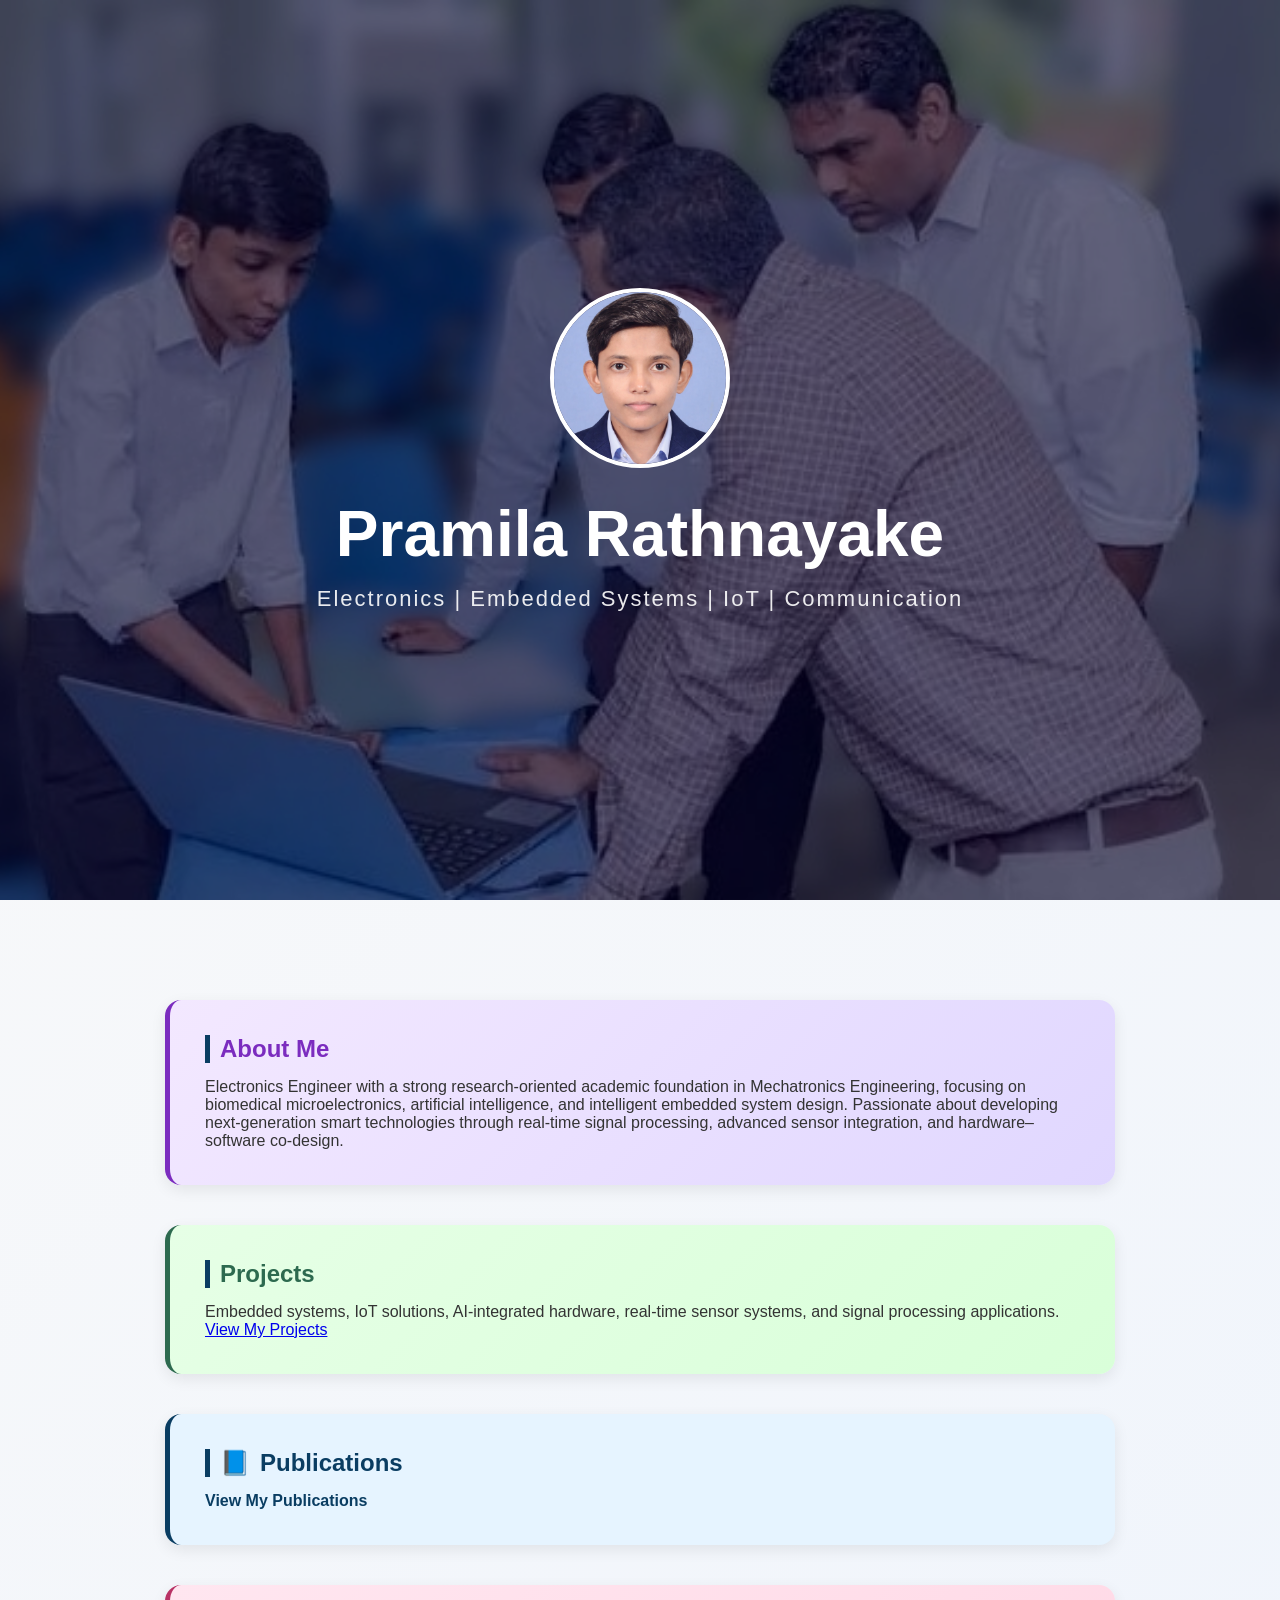
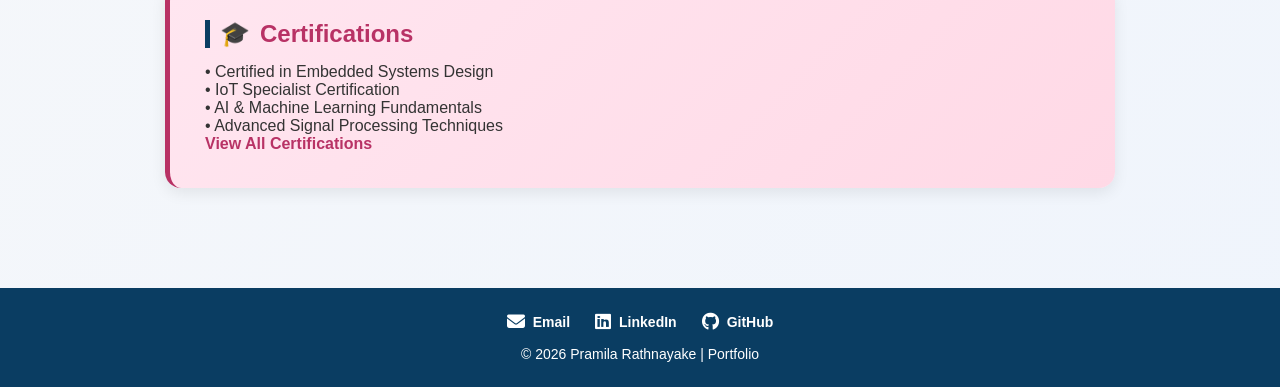
<file: index.html>
<!DOCTYPE html>
<html lang="en">

<head>
  <meta charset="UTF-8">
  <meta name="viewport" content="width=device-width, initial-scale=1.0">
  <title>Pramila Rathnayake | Portfolio</title>
  <link rel="stylesheet" href="style.css">
  <link rel="stylesheet" href="https://cdnjs.cloudflare.com/ajax/libs/font-awesome/6.5.0/css/all.min.css">

</head>

<body class="home-page">

  <!-- ===== FULL SCREEN HEADER WITH BACKGROUND IMAGE ===== -->
  <header class="hero-header">
    <div class="hero-overlay">
      <div class="hero-content">
        <img src="MyProfile.jpg" class="profile-photo" alt="Profile Photo">
        <h1 class="hero-title">Pramila Rathnayake</h1>
        <p class="hero-subtitle">
          Electronics | Embedded Systems | IoT | Communication
        </p>
      </div>
    </div>
  </header>

  <!-- ===== MAIN CONTENT ===== -->
  <main>

    <section class="reveal about-section">
      <h2>About Me</h2>
      <p>
        Electronics Engineer with a strong research-oriented academic foundation in Mechatronics Engineering,
        focusing on biomedical microelectronics, artificial intelligence, and intelligent embedded system design.
        Passionate about developing next-generation smart technologies through real-time signal processing,
        advanced sensor integration, and hardware–software co-design.
      </p>
    </section>

   <section class="reveal projects-section">
  <h2>Projects</h2>
  <p>
    Embedded systems, IoT solutions, AI-integrated hardware, real-time sensor systems,
    and signal processing applications.
  </p>
  <p>
    <a href="project.html" class="proj-link">View My Projects</a>
  </p>
</section>


    <section class="reveal publications-section">
      <h2><span class="pub-icon">📘</span> Publications</h2>
      <p>
        <a href="publications.html" class="pub-link">View My Publications</a>
      </p>
    </section>

    <section class="reveal certifications-section">
      <h2><span class="cert-icon">🎓</span> Certifications</h2>
      <p>
        • Certified in Embedded Systems Design <br>
        • IoT Specialist Certification <br>
        • AI & Machine Learning Fundamentals <br>
        • Advanced Signal Processing Techniques
      </p>
      <p>
        <a href="certifications.html" class="cert-link">View All Certifications</a>
      </p>
    </section>

 


  </main>

<footer>
  <div class="footer-buttons">
    <a href="mailto:pramilarathnayaka123@gmail.com" class="footer-btn">
      <i class="fas fa-envelope"></i> Email
    </a>
    <a href="https://www.linkedin.com/in/pramila-rathnayake" target="_blank" class="footer-btn">
      <i class="fab fa-linkedin"></i> LinkedIn
    </a>
    <a href="https://github.com/Pramilas123" target="_blank" class="footer-btn">
      <i class="fab fa-github"></i> GitHub
    </a>
  </div>
  <p>© 2026 Pramila Rathnayake | Portfolio</p>
</footer>


  <script src="script.js"></script>

</body>
</html>
</file>
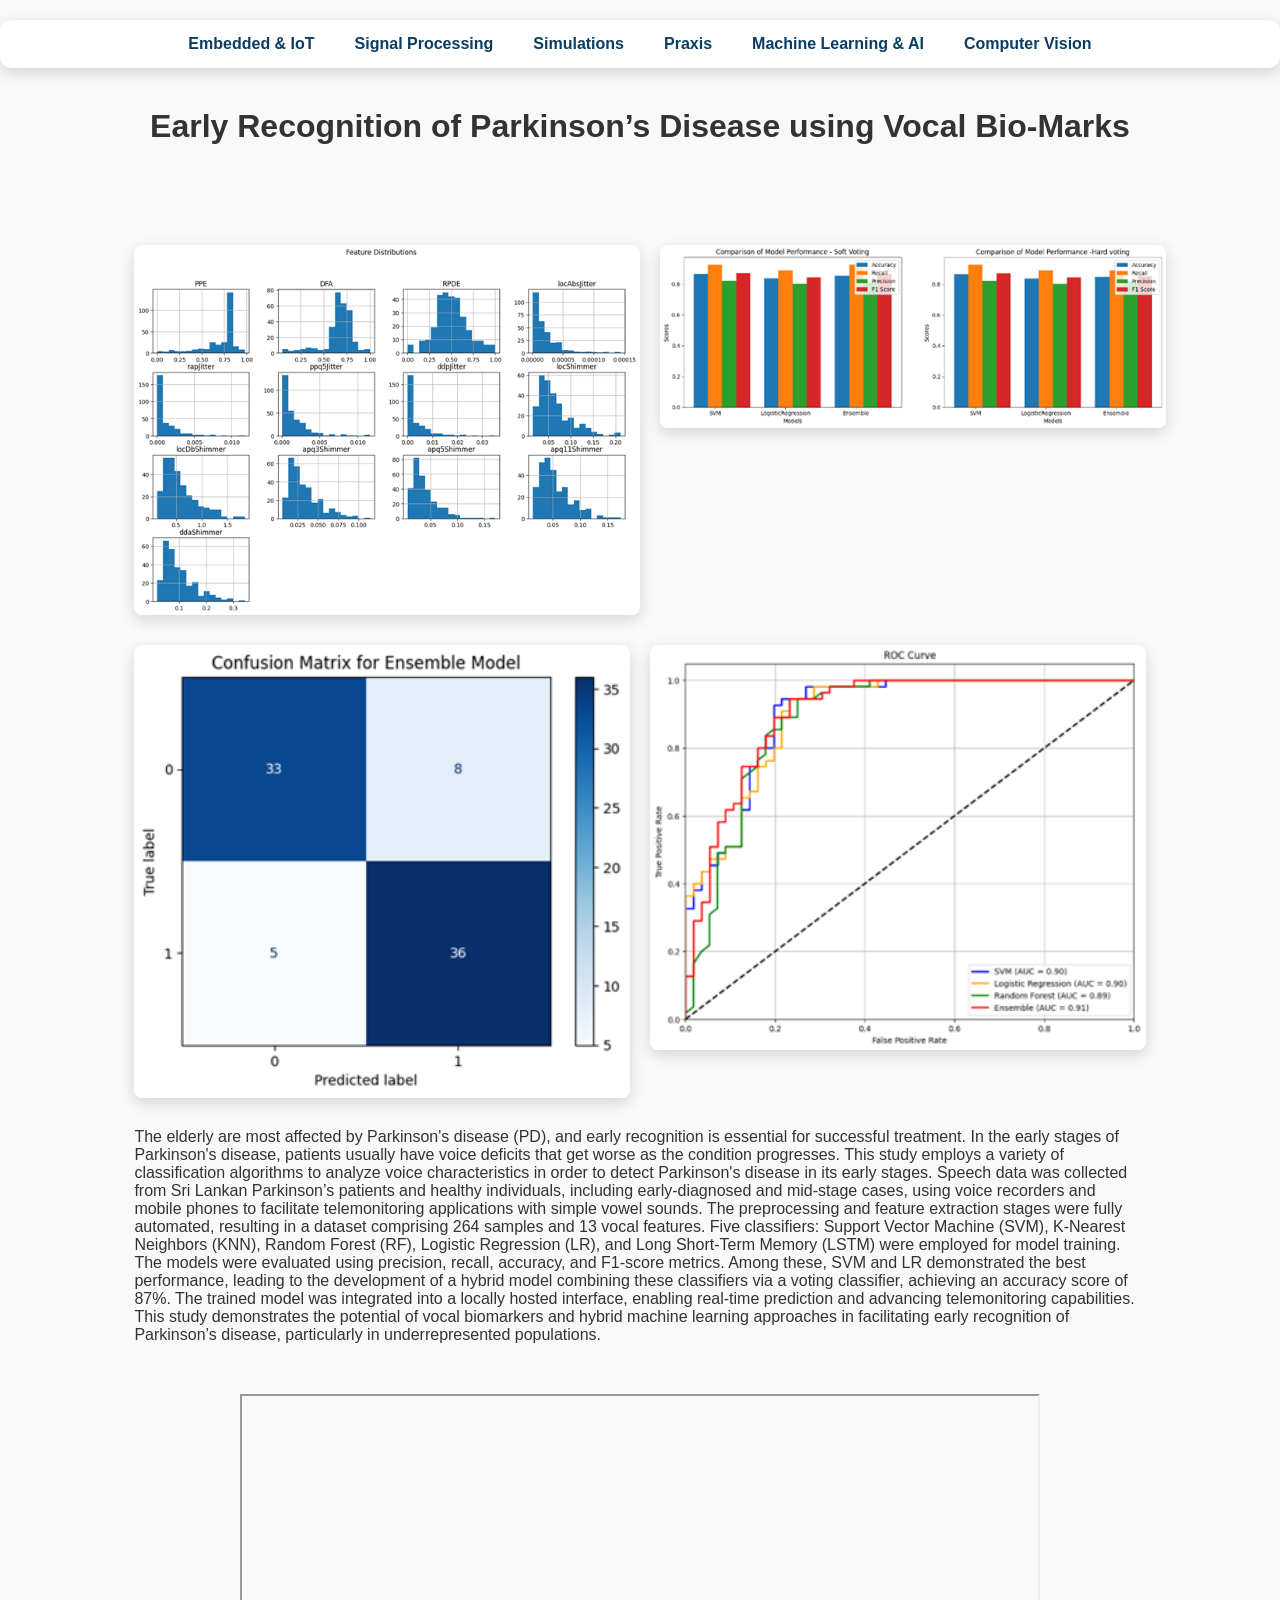
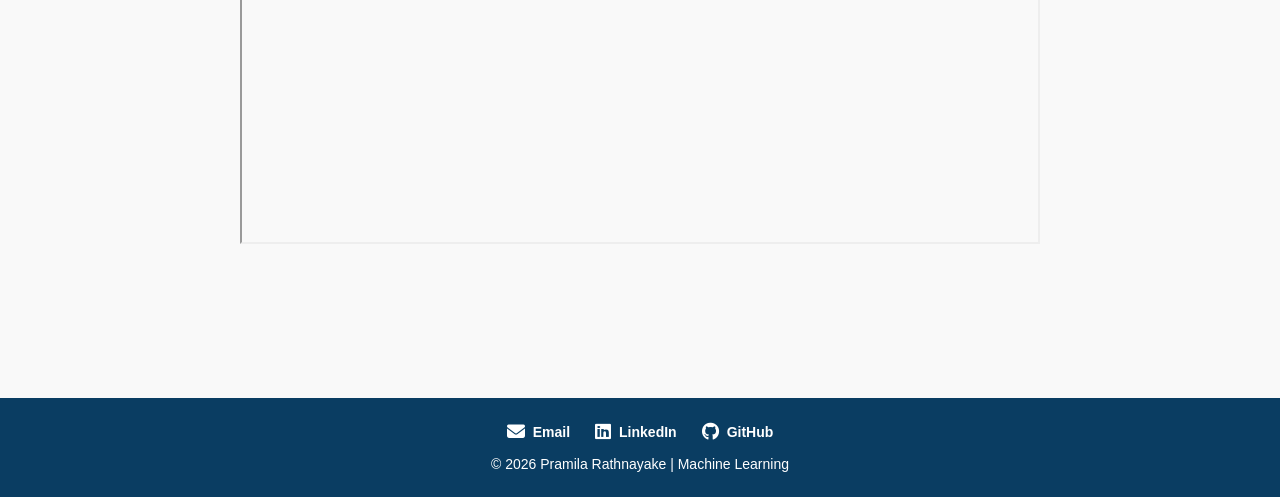
<file: ml.html>
<!DOCTYPE html>
<html lang="en">

<head>
  <meta charset="UTF-8">
  <meta name="viewport" content="width=device-width, initial-scale=1.0">
  <title>Machine Learning | Pramila Rathnayake</title>
  <link rel="stylesheet" href="style.css">
  <!-- Font Awesome for icons -->
  <link rel="stylesheet" href="https://cdnjs.cloudflare.com/ajax/libs/font-awesome/6.5.0/css/all.min.css">
</head>

<body class="project-page">

  <!-- ===== Navigation ===== -->
  <div class="project-nav-box">
    <a href="project.html" class="project-nav-link">Embedded & IoT</a>
    <a href="processing.html" class="project-nav-link">Signal Processing</a>
    <a href="simulations.html" class="project-nav-link">Simulations</a>
    <a href="praxis.html" class="project-nav-link">Praxis</a>
    <a href="ml.html" class="project-nav-link">Machine Learning & AI</a>
    <a href="computer.html" class="project-nav-link">Computer Vision</a>
  </div>

  <!-- ===== Header ===== -->
  <header class="project-header">
    <h1>Early Recognition of Parkinson’s Disease using Vocal Bio-Marks</h1>
  </header>

  <!-- ===== Article Content ===== -->
  <main class="article-content">

    <!-- Image pairs -->
    <div class="image-row">
      <img src="ml1.png" alt="Parkinson’s Project Image 1">
      <img src="ml2.png" alt="Parkinson’s Project Image 2">
    </div>

    <div class="image-row">
      <img src="ml3.png" alt="Parkinson’s Project Image 3">
      <img src="ml4.png" alt="Parkinson’s Project Image 4">
    </div>


    <!-- Description -->
    <article>
      <p>
       The elderly are most affected by Parkinson's disease (PD), and early recognition is essential for successful treatment. In the early stages of Parkinson's disease, patients usually have voice deficits that get worse as the condition progresses. This study employs a variety of classification algorithms to analyze voice characteristics in order to detect Parkinson's disease in its early stages. Speech data was collected from Sri Lankan Parkinson’s patients and healthy individuals, including early-diagnosed and mid-stage cases, using voice recorders and mobile phones to facilitate telemonitoring applications with simple vowel sounds. The preprocessing and feature extraction stages were fully automated, resulting in a dataset comprising 264 samples and 13 vocal features. Five classifiers: Support Vector Machine (SVM), K-Nearest Neighbors (KNN), Random Forest (RF), Logistic Regression (LR), and Long Short-Term Memory (LSTM) were employed for model training. The models were evaluated using precision, recall, accuracy, and F1-score metrics. Among these, SVM and LR demonstrated the best performance, leading to the development of a hybrid model combining these classifiers via a voting classifier, achieving an accuracy score of 87%. The trained model was integrated into a locally hosted interface, enabling real-time prediction and advancing telemonitoring capabilities. This study demonstrates the potential of vocal biomarkers and hybrid machine learning approaches in facilitating early recognition of Parkinson’s disease, particularly in underrepresented populations.
      </p>
    </article>

    <!-- Google Drive Video Embed -->
    <div class="article-video">
      <iframe src="https://drive.google.com/file/d/1aAua-Uw8oDXpahbjmu5hKn2aUSkrSwB2/preview" 
              width="800" height="450" allow="autoplay" allowfullscreen>
      </iframe>
    </div>
  </main>

  <!-- ===== Footer ===== -->
  <footer>
    <div class="footer-buttons">
      <a href="mailto:pramilarathnayaka123@gmail.com" class="footer-btn">
        <i class="fas fa-envelope"></i> Email
      </a>
      <a href="https://www.linkedin.com/in/pramila-rathnayake" target="_blank" class="footer-btn">
        <i class="fab fa-linkedin"></i> LinkedIn
      </a>
      <a href="https://github.com/Pramilas123" target="_blank" class="footer-btn">
        <i class="fab fa-github"></i> GitHub
      </a>
    </div>
    <p>© 2026 Pramila Rathnayake | Machine Learning</p>
  </footer>

</body>
</html>
</file>
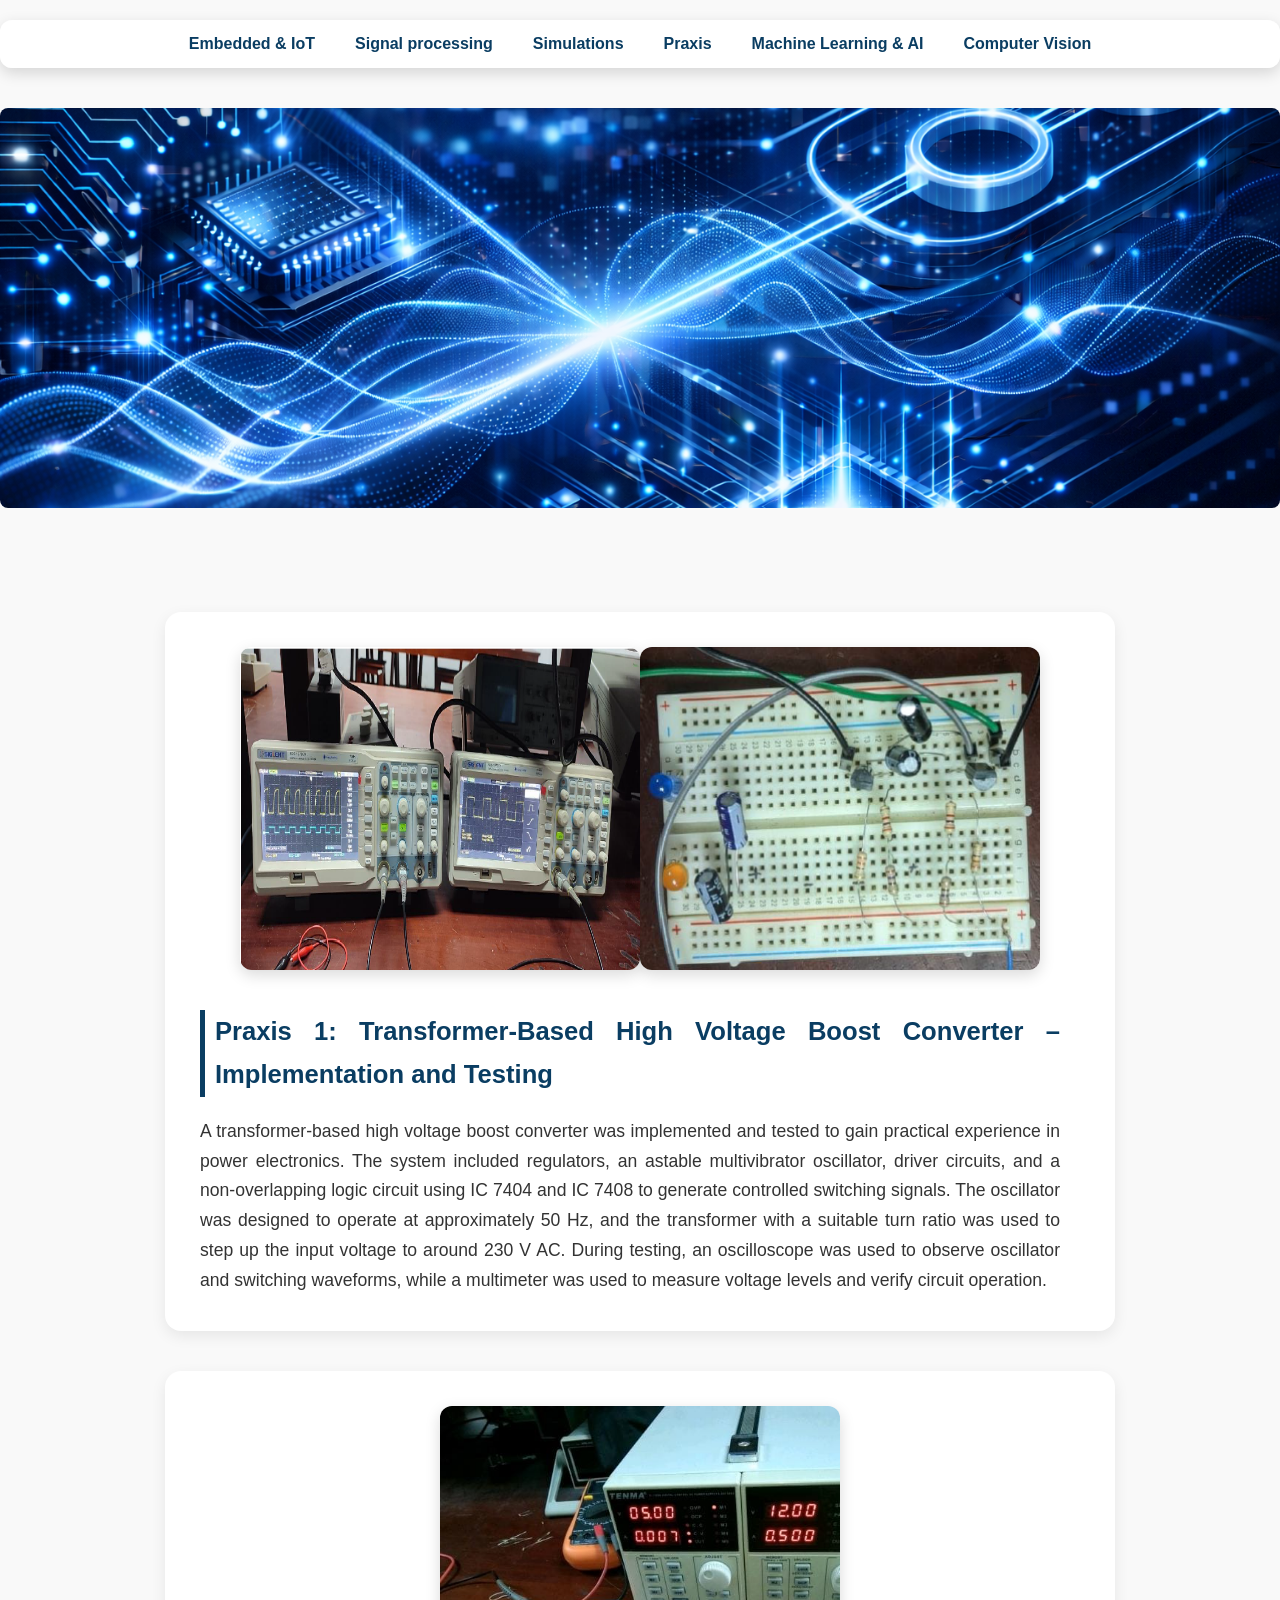
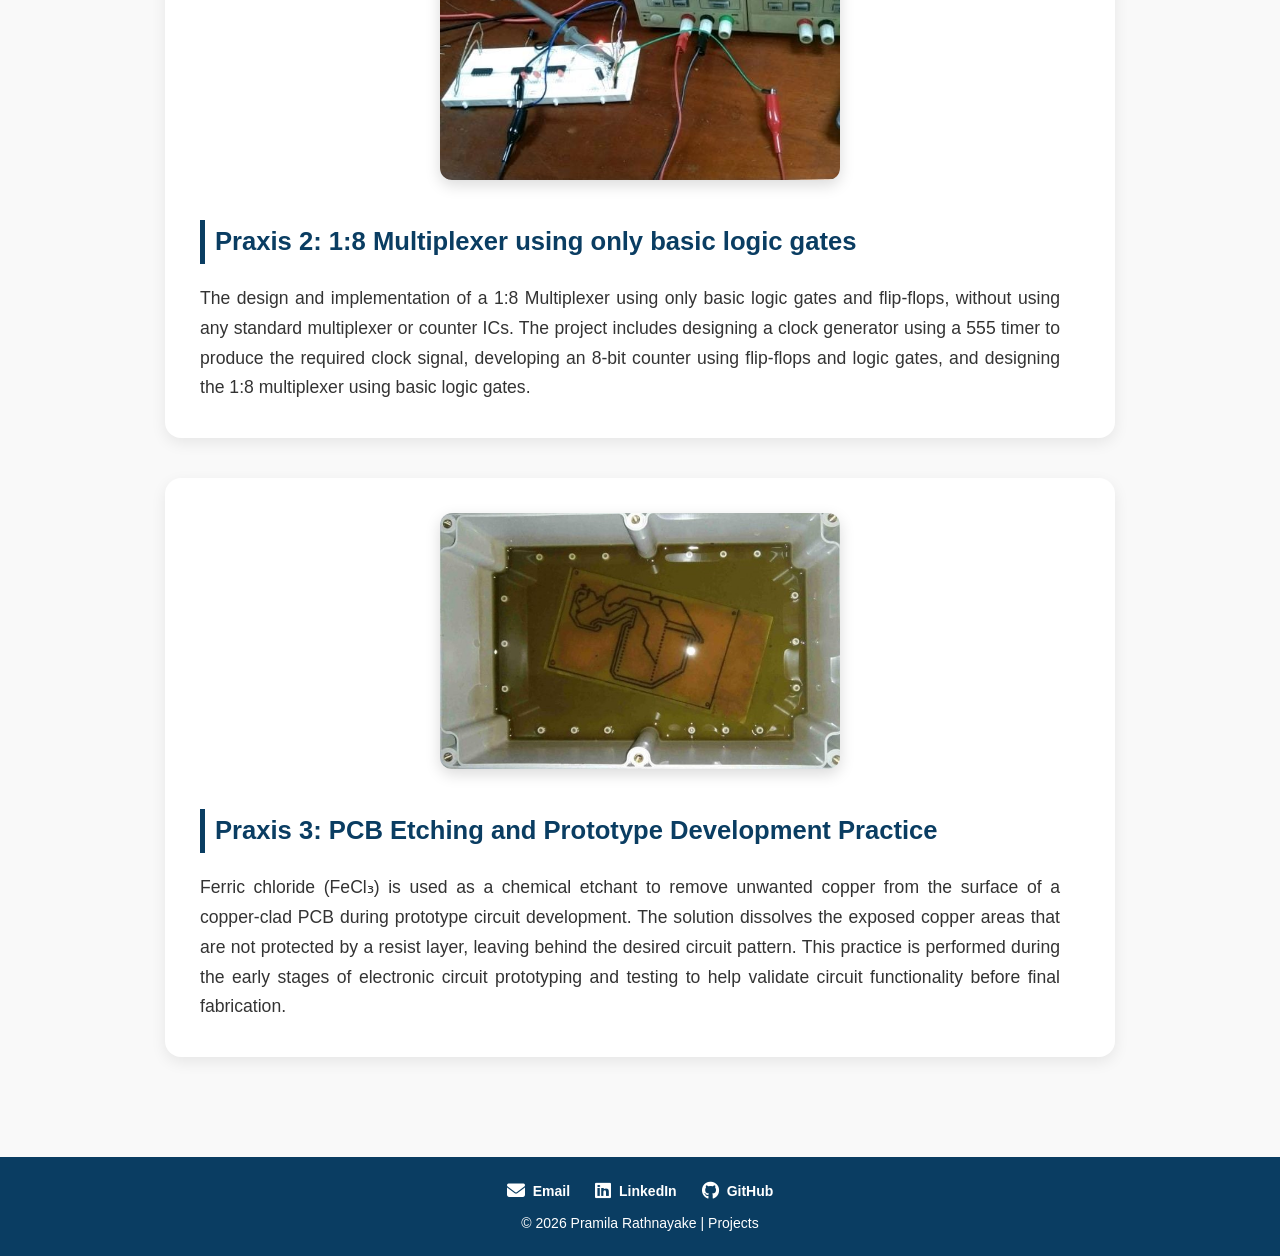
<file: praxis.html>
<!DOCTYPE html>
<html lang="en">

<head>
  <meta charset="UTF-8">
  <meta name="viewport" content="width=device-width, initial-scale=1.0">
  <title>Praxis | Pramila Rathnayake</title>
  <link rel="stylesheet" href="style.css">
  <!-- Font Awesome for icons -->
  <link rel="stylesheet" href="https://cdnjs.cloudflare.com/ajax/libs/font-awesome/6.5.0/css/all.min.css">
</head>

<body class="project-page">

  <!-- ===== Rectangle Navigation Box ===== -->
  <div class="project-nav-box">
    <a href="project.html" class="project-nav-link">Embedded & IoT</a>
    <a href="processing.html" class="project-nav-link">Signal processing</a>
    <a href="simulations.html" class="project-nav-link">Simulations</a>
    <a href="praxis.html" class="project-nav-link">Praxis</a>
    <a href="ml.html" class="project-nav-link">Machine Learning & AI</a>
    <a href="computer.html" class="project-nav-link">Computer Vision</a>
  </div>

  <!-- ===== HEADER IMAGE ===== -->
  <header class="project-header">
    <img src="slide3.png" alt="Projects Header Image" class="project-bg">
  </header>

  <!-- ===== MAIN CONTENT ===== -->
  <main>
    <!-- Project 1 -->
    <section class="project-item">
      <div class="project-image">
        <img src="praxis3.png" alt="Transformer-Based High Voltage Boost Converter">
        <img src="praxis3b.png" alt="Boost Converter Circuit">
      </div>
      <div class="project-description">
        <h2>Praxis 1: Transformer-Based High Voltage Boost Converter – Implementation and Testing</h2>
        <p>
          A transformer-based high voltage boost converter was implemented and tested to gain practical experience in power electronics. The system included regulators, an astable multivibrator oscillator, driver circuits, and a non-overlapping logic circuit using IC 7404 and IC 7408 to generate controlled switching signals. The oscillator was designed to operate at approximately 50 Hz, and the transformer with a suitable turn ratio was used to step up the input voltage to around 230 V AC. During testing, an oscilloscope was used to observe oscillator and switching waveforms, while a multimeter was used to measure voltage levels and verify circuit operation.
        </p>
      </div>
    </section>
     <!-- Project 2 -->
    <section class="project-item">
      <div class="project-image">
        <img src="praxis4.jpeg" alt="1:8 Multiplexer using only basic logic gates">
      </div>
      <div class="project-description">
        <h2>Praxis 2: 1:8 Multiplexer using only basic logic gates</h2>
        <p>
          The design and implementation of a 1:8 Multiplexer using only basic logic gates and flip-flops, without using any standard multiplexer or counter ICs. The project includes designing a clock generator using a 555 timer to produce the required clock signal, developing an 8-bit counter using flip-flops and logic gates, and designing the 1:8 multiplexer using basic logic gates.
        </p>
      </div>
    </section>

    <!-- Project 3 -->
    <section class="project-item">
      <div class="project-image">
        <img src="praxis2.jpg" alt="PCB Etching and Prototype Development Practice">
      </div>
      <div class="project-description">
        <h2>Praxis 3: PCB Etching and Prototype Development Practice</h2>
        <p>
          Ferric chloride (FeCl₃) is used as a chemical etchant to remove unwanted copper from the surface of a copper-clad PCB during prototype circuit development. The solution dissolves the exposed copper areas that are not protected by a resist layer, leaving behind the desired circuit pattern. This practice is performed during the early stages of electronic circuit prototyping and testing to help validate circuit functionality before final fabrication.
        </p>
      </div>
    </section>
  </main>

  <!-- ===== FOOTER ===== -->
  <footer>
    <div class="footer-buttons">
      <a href="mailto:pramilarathnayaka123@gmail.com" class="footer-btn">
        <i class="fas fa-envelope"></i> Email
      </a>
      <a href="https://www.linkedin.com/in/pramila-rathnayake" target="_blank" class="footer-btn">
        <i class="fab fa-linkedin"></i> LinkedIn
      </a>
      <a href="https://github.com/Pramilas123" target="_blank" class="footer-btn">
        <i class="fab fa-github"></i> GitHub
      </a>
    </div>
    <p>© 2026 Pramila Rathnayake | Projects</p>
  </footer>

</body>
</html>
</file>
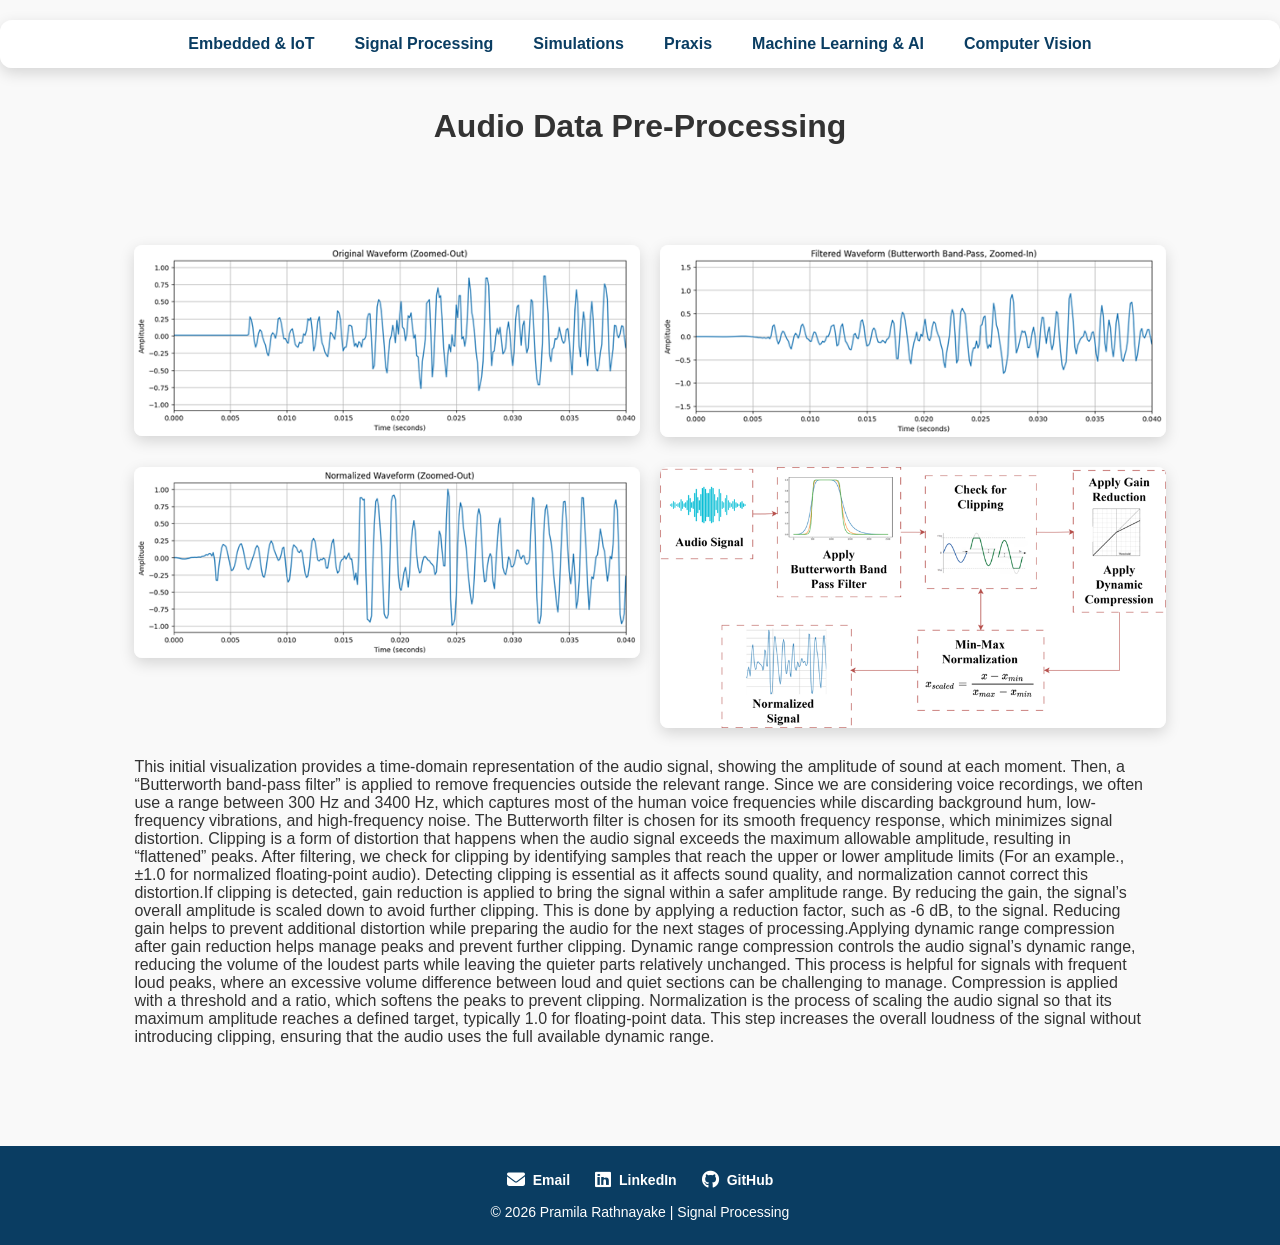
<file: processing.html>
<!DOCTYPE html>
<html lang="en">

<head>
  <meta charset="UTF-8">
  <meta name="viewport" content="width=device-width, initial-scale=1.0">
  <title>Machine Learning | Pramila Rathnayake</title>
  <link rel="stylesheet" href="style.css">
  <!-- Font Awesome for icons -->
  <link rel="stylesheet" href="https://cdnjs.cloudflare.com/ajax/libs/font-awesome/6.5.0/css/all.min.css">
</head>

<body class="project-page">

  <!-- ===== Navigation ===== -->
  <div class="project-nav-box">
    <a href="project.html" class="project-nav-link">Embedded & IoT</a>
    <a href="processing.html" class="project-nav-link">Signal Processing</a>
    <a href="simulations.html" class="project-nav-link">Simulations</a>
    <a href="praxis.html" class="project-nav-link">Praxis</a>
    <a href="ml.html" class="project-nav-link">Machine Learning & AI</a>
    <a href="computer.html" class="project-nav-link">Computer Vision</a>
  </div>

  <!-- ===== Header ===== -->
  <header class="project-header">
    <h1>Audio Data Pre-Processing</h1>
  </header>

  <!-- ===== Article Content ===== -->
  <main class="article-content">

    <!-- Image pairs -->
    <div class="image-row">
      <img src="Picture_Processing0.png" alt="Parkinson’s Project Image 1">
      <img src="Picture_Processing0.1.png" alt="Parkinson’s Project Image 2">
    </div>

    <div class="image-row">
      <img src="Picture_Processing1.png" alt="Parkinson’s Project Image 3">
      <img src="Picture_processing0.2.png" alt="Parkinson’s Project Image 4">
    </div>


    <!-- Description -->
    <article>
      <p>
       This initial visualization provides a time-domain representation of the audio signal, showing the amplitude of sound at each moment. Then, a “Butterworth band-pass filter” is applied to remove frequencies outside the relevant range. Since we are considering voice recordings, we often use a range between 300 Hz and 3400 Hz, which captures most of the human voice frequencies while discarding background hum, low-frequency vibrations, and high-frequency noise. The Butterworth filter is chosen for its smooth frequency response, which minimizes signal distortion. Clipping is a form of distortion that happens when the audio signal exceeds the maximum allowable amplitude, resulting in “flattened” peaks. After filtering, we check for clipping by identifying samples that reach the upper or lower amplitude limits (For an example., ±1.0 for normalized floating-point audio). Detecting clipping is essential as it affects sound quality, and normalization cannot correct this distortion.If clipping is detected, gain reduction is applied to bring the signal within a safer amplitude range. By reducing the gain, the signal’s overall amplitude is scaled down to avoid further clipping. This is done by applying a reduction factor, such as -6 dB, to the signal. Reducing gain helps to prevent additional distortion while preparing the audio for the next stages of processing.Applying dynamic range compression after gain reduction helps manage peaks and prevent 
further clipping. Dynamic range compression controls the audio signal’s dynamic range, reducing the volume of the loudest parts while leaving the quieter parts relatively unchanged. This process is helpful for signals with frequent loud peaks, where an excessive volume difference between loud and quiet sections can be challenging to manage. Compression is applied with a threshold and a ratio, which softens the peaks to prevent clipping.
Normalization is the process of scaling the audio signal so that its maximum amplitude reaches a defined target, typically 1.0 for floating-point data. This step increases the overall loudness of the signal without introducing clipping, ensuring that the audio uses the full available dynamic range. 
      </p>
    </article>

 </main>

  <!-- ===== Footer ===== -->
  <footer>
    <div class="footer-buttons">
      <a href="mailto:pramilarathnayaka123@gmail.com" class="footer-btn">
        <i class="fas fa-envelope"></i> Email
      </a>
      <a href="https://www.linkedin.com/in/pramila-rathnayake" target="_blank" class="footer-btn">
        <i class="fab fa-linkedin"></i> LinkedIn
      </a>
      <a href="https://github.com/Pramilas123" target="_blank" class="footer-btn">
        <i class="fab fa-github"></i> GitHub
      </a>
    </div>
    <p>© 2026 Pramila Rathnayake | Signal Processing</p>
  </footer>

</body>
</html>
</file>
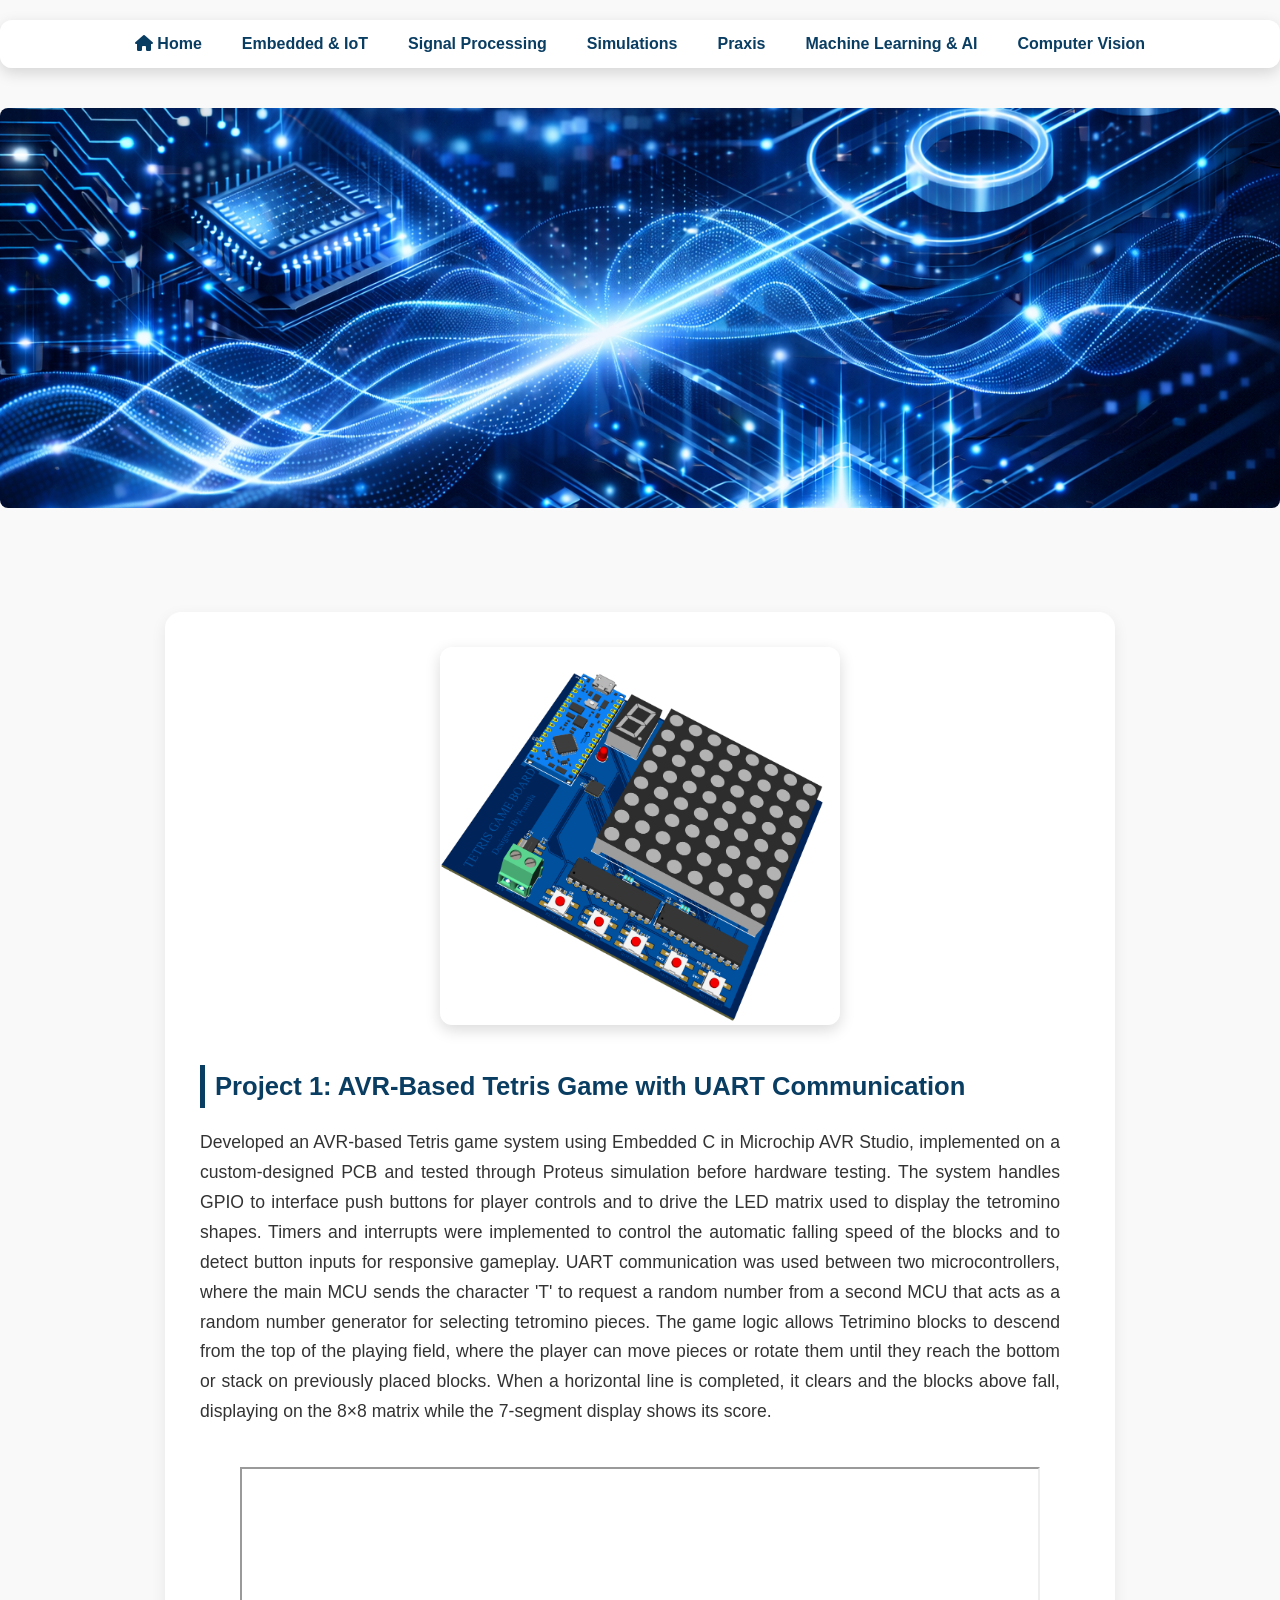
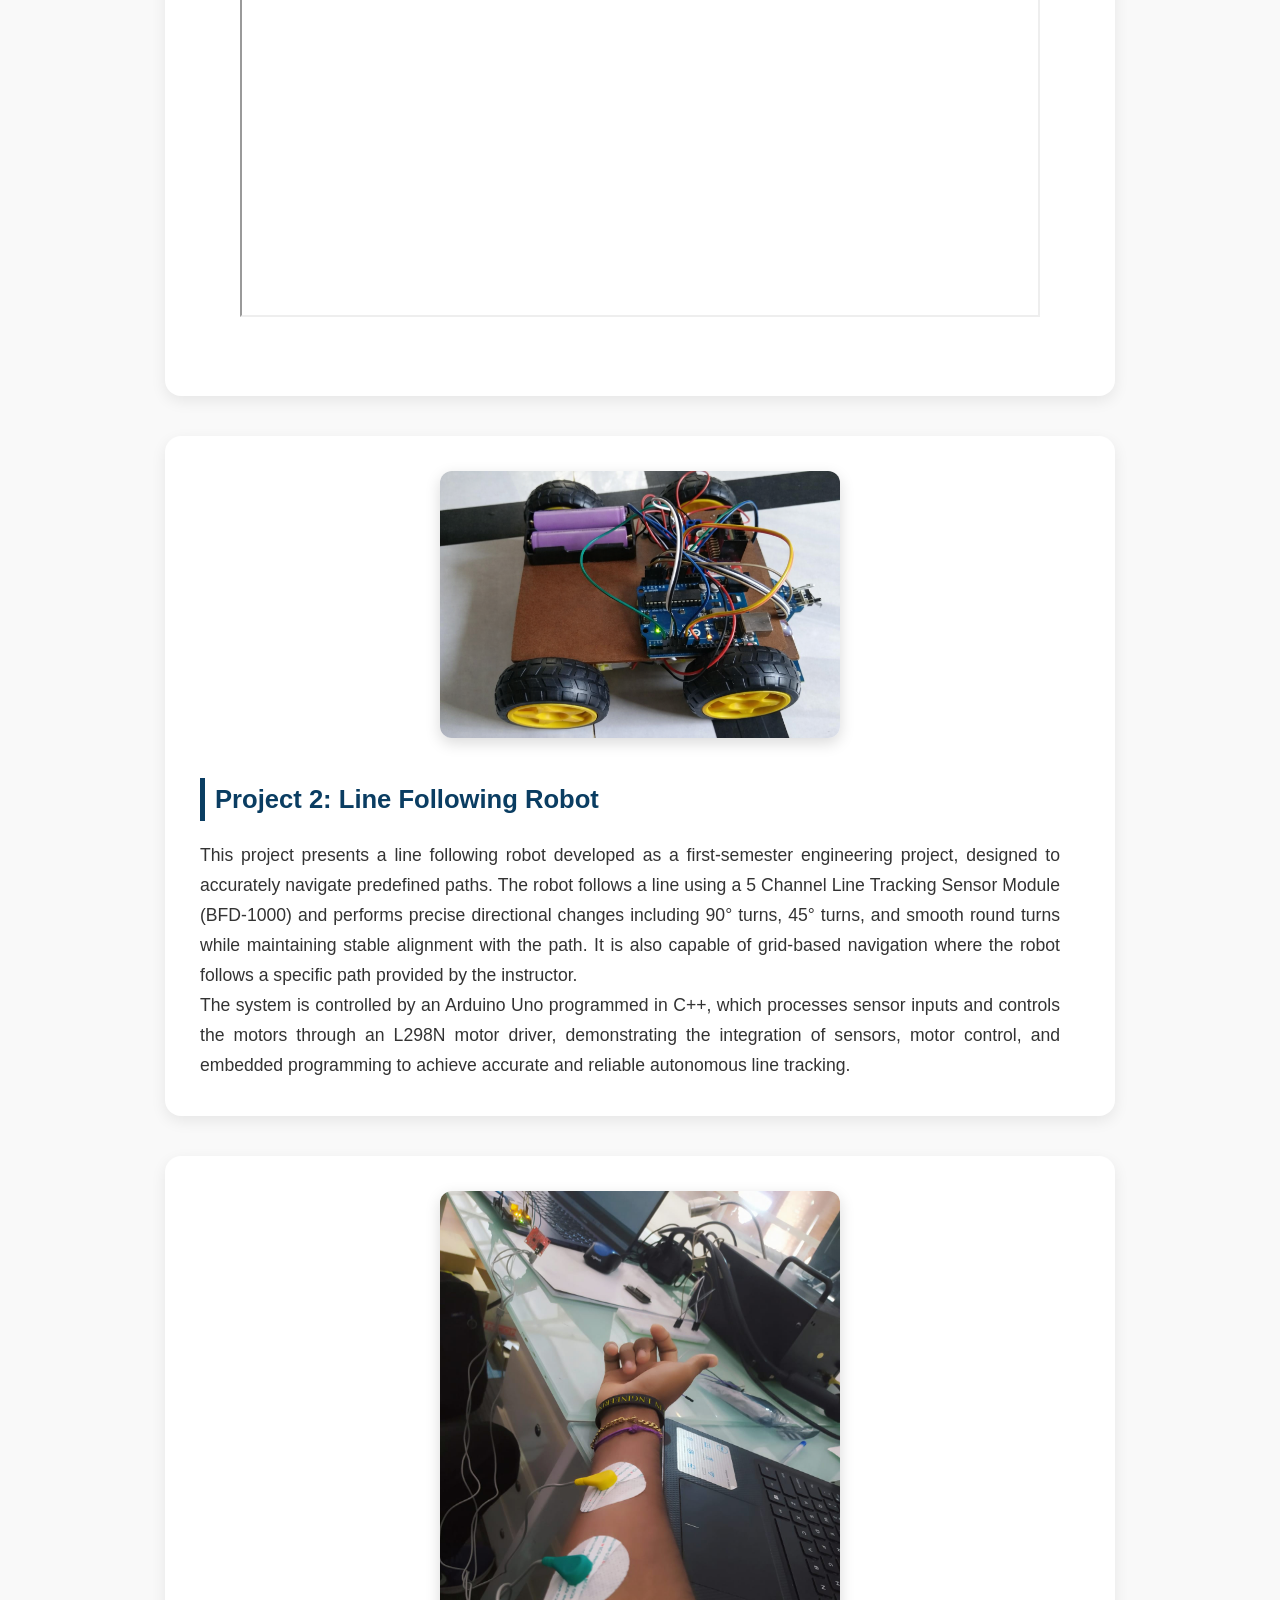
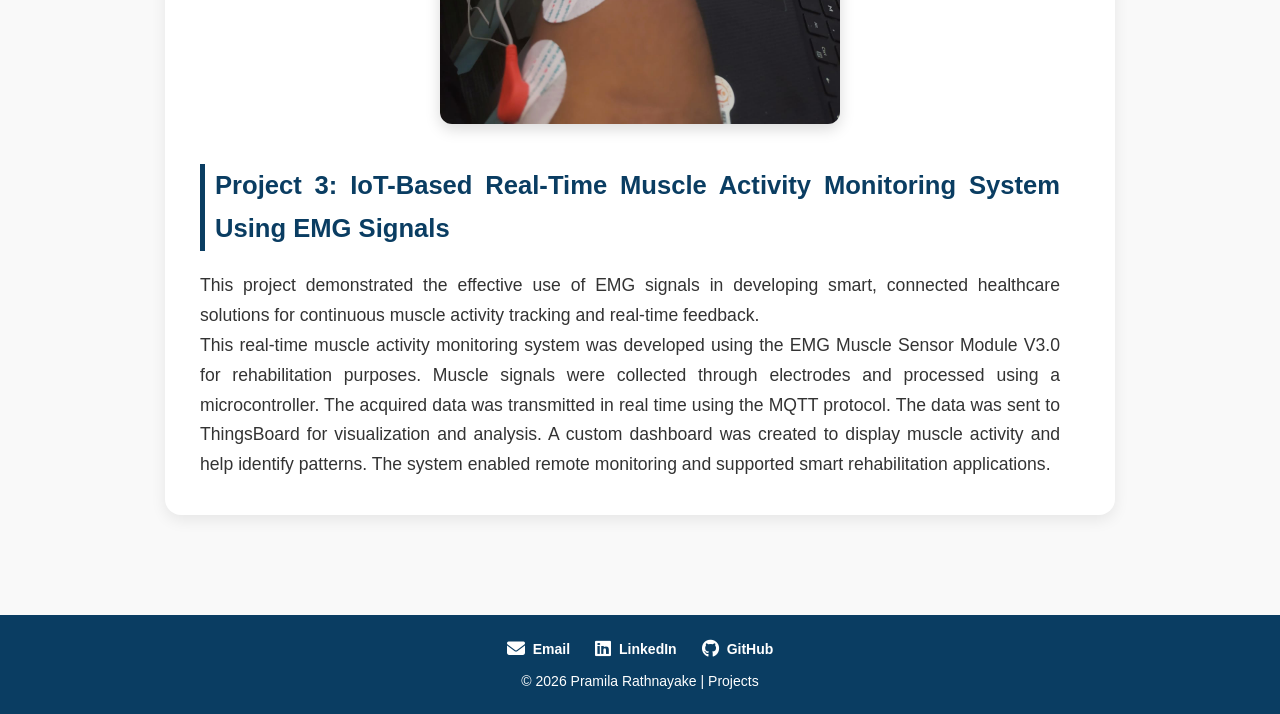
<file: project.html>
<!DOCTYPE html>
<html lang="en">

<head>
  <meta charset="UTF-8">
  <meta name="viewport" content="width=device-width, initial-scale=1.0">
  <title>Projects | Pramila Rathnayake</title>
  <link rel="stylesheet" href="style.css">
  <!-- Font Awesome for icons -->
  <link rel="stylesheet" href="https://cdnjs.cloudflare.com/ajax/libs/font-awesome/6.5.0/css/all.min.css">

  <!-- Google Analytics -->
<script async src="https://www.googletagmanager.com/gtag/js?id=G-SKSRP7L6QL"></script>
<script>
  window.dataLayer = window.dataLayer || [];
  function gtag(){dataLayer.push(arguments);}
  gtag('js', new Date());

  gtag('config', 'G-SKSRP7L6QL');
</script>

</head>

<body class="project-page">

  <!-- ===== Navigation ===== -->
  <div class="project-nav-box">
    <!-- Home icon link -->
    <a href="index.html" class="project-nav-link">
      <i class="fas fa-home"></i> Home
    </a>
    <a href="project.html" class="project-nav-link">Embedded & IoT</a>
    <a href="processing.html" class="project-nav-link">Signal Processing</a>
    <a href="simulations.html" class="project-nav-link">Simulations</a>
    <a href="praxis.html" class="project-nav-link">Praxis</a>
    <a href="ml.html" class="project-nav-link">Machine Learning & AI</a>
    <a href="computer.html" class="project-nav-link">Computer Vision</a>
  </div>

  <!-- ===== Header Image ===== -->
  <header class="project-header">
    <img src="slide3.png" alt="Projects Header Image" class="project-bg">
  </header>

  <!-- ===== Main Content ===== -->
  <main>
   
    <!-- Project 1: Tetris Game -->
    <section class="project-item">
      <div class="project-image">
        <img src="project2.png" alt="Tetris Game Development Board">
      </div>
      <div class="project-description">
        <h2>Project 1: AVR-Based Tetris Game with UART Communication</h2>
        <p>
          Developed an AVR-based Tetris game system using Embedded C in Microchip AVR Studio, implemented on a custom-designed PCB and tested through Proteus simulation before hardware testing. The system handles GPIO to interface push buttons for player controls and to drive the LED matrix used to display the tetromino shapes. Timers and interrupts were implemented to control the automatic falling speed of the blocks and to detect button inputs for responsive gameplay. UART communication was used between two microcontrollers, where the main MCU sends the character 'T' to request a random number from a second MCU that acts as a random number generator for selecting tetromino pieces. The game logic allows Tetrimino blocks to descend from the top of the playing field, where the player can move pieces or rotate them until they reach the bottom or stack on previously placed blocks. When a horizontal line is completed, it clears and the blocks above fall, displaying on the 8×8 matrix while the 7-segment display shows its score.
        </p>
      </div>

      <!-- Embedded Video -->
      <div class="project-video">
        <iframe src="https://drive.google.com/file/d/1ZzKBvRTEdKPTrZipyVphbJiKoo2Tc8if/preview" 
                width="800" height="450" allow="autoplay" allowfullscreen>
        </iframe>
      </div>
    </section>

    <!-- Project 2: Line Following Robot -->
    <section class="project-item">
      <div class="project-image">
        <img src="project1.png" alt="Line Following Robot">
      </div>
      <div class="project-description">
        <h2>Project 2: Line Following Robot</h2>
        <p>
          This project presents a line following robot developed as a first-semester engineering project, designed to accurately navigate predefined paths. The robot follows a line using a 5 Channel Line Tracking Sensor Module (BFD-1000) and performs precise directional changes including 90° turns, 45° turns, and smooth round turns while maintaining stable alignment with the path. It is also capable of grid-based navigation where the robot follows a specific path provided by the instructor.
        </p>
        <p>
          The system is controlled by an Arduino Uno programmed in C++, which processes sensor inputs and controls the motors through an L298N motor driver, demonstrating the integration of sensors, motor control, and embedded programming to achieve accurate and reliable autonomous line tracking.
        </p>
      </div>
    </section>
    <!-- Project 3: IoT-Based Real-Time Muscle Activity Monitoring System Using EMG Signals -->
    <section class="project-item">
      <div class="project-image">
        <img src="project3.jpeg" alt="IoT-Based Real-Time Muscle Activity Monitoring System Using EMG Signals">
      </div>
      <div class="project-description">
        <h2>Project 3: IoT-Based Real-Time Muscle Activity Monitoring System Using EMG Signals</h2>
        <p>
          This project demonstrated the effective use of EMG signals in developing smart, connected healthcare solutions for continuous muscle activity tracking and real-time feedback.
        </p>
        <p>
          This real-time muscle activity monitoring system was developed using the EMG Muscle Sensor Module V3.0 for rehabilitation purposes. Muscle signals were collected through electrodes and processed using a microcontroller. The acquired data was transmitted in real time using the MQTT protocol. The data was sent to ThingsBoard for visualization and analysis. A custom dashboard was created to display muscle activity and help identify patterns. The system enabled remote monitoring and supported smart rehabilitation applications.
        </p>
      </div>
    </section>
  </main>

  <!-- ===== Footer ===== -->
  <footer>
    <div class="footer-buttons">
      <a href="mailto:pramilarathnayaka123@gmail.com" class="footer-btn">
        <i class="fas fa-envelope"></i> Email
      </a>
      <a href="https://www.linkedin.com/in/pramila-rathnayake" target="_blank" class="footer-btn">
        <i class="fab fa-linkedin"></i> LinkedIn
      </a>
      <a href="https://github.com/Pramilas123" target="_blank" class="footer-btn">
        <i class="fab fa-github"></i> GitHub
      </a>
    </div>
    <p>© 2026 Pramila Rathnayake | Projects</p>
  </footer>

</body>
</html>
</file>
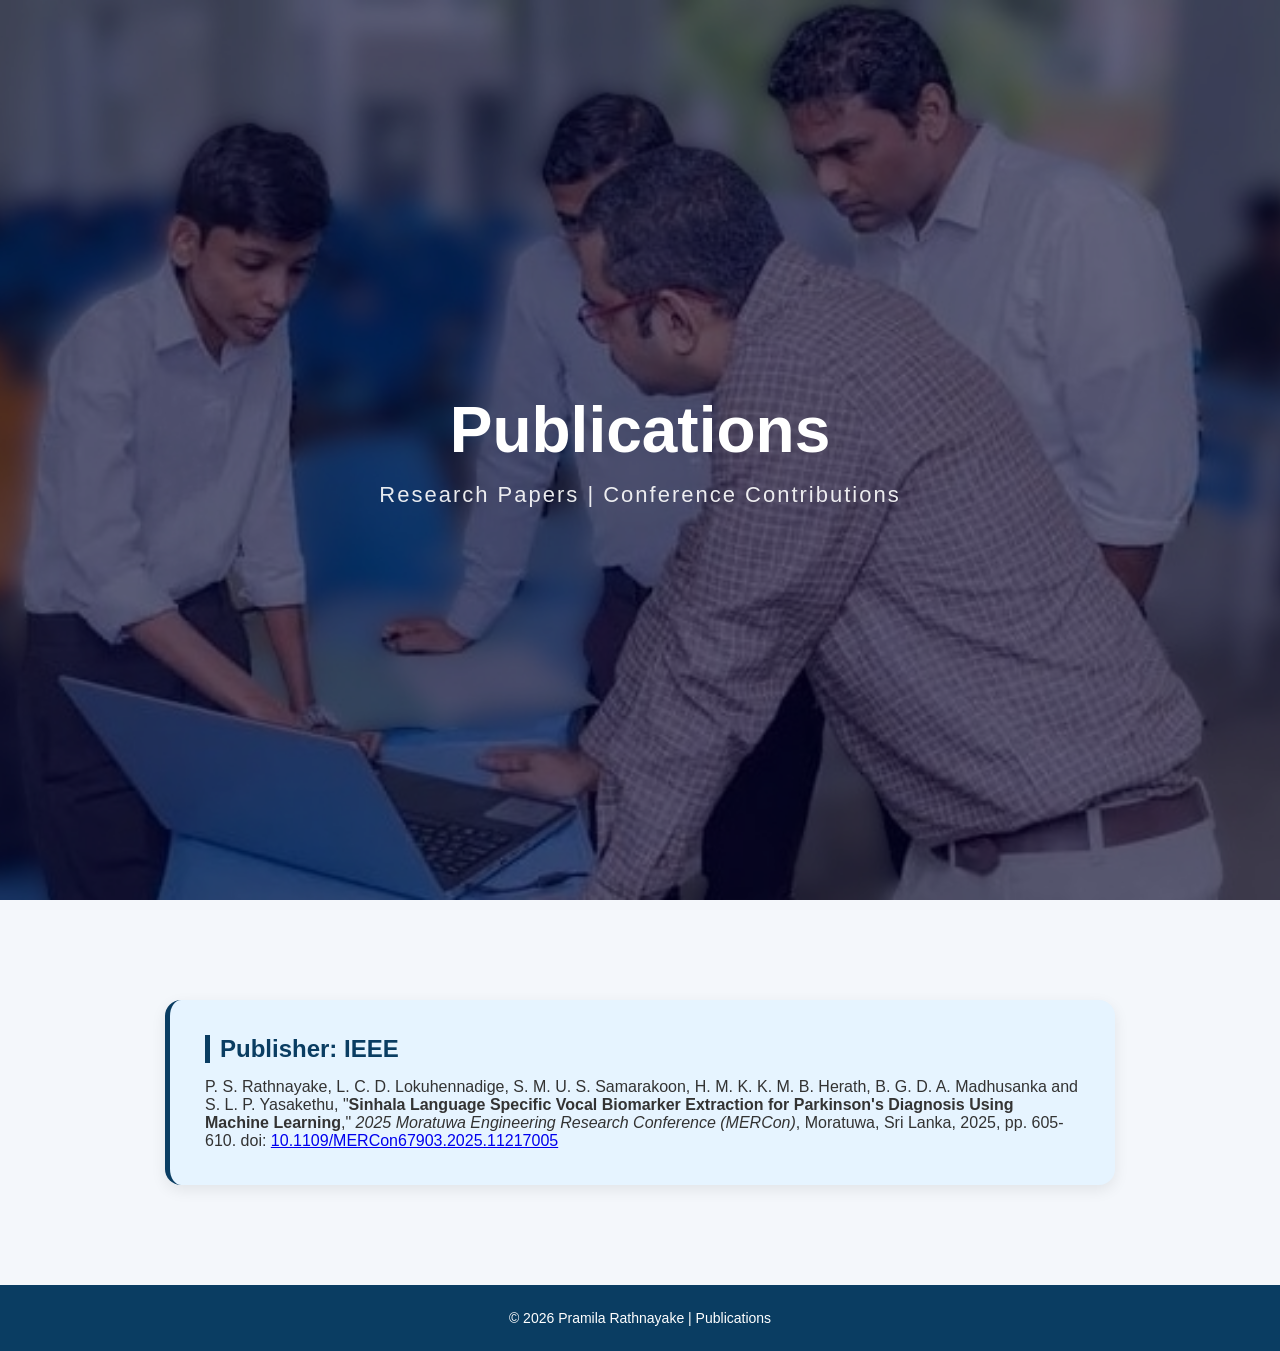
<file: publications.html>
<!DOCTYPE html>
<html lang="en">
<head>
  <meta charset="UTF-8">
  <meta name="viewport" content="width=device-width, initial-scale=1.0">
  <title>Publications | Pramila Rathnayake</title>
  <link rel="stylesheet" href="style.css">
</head>
<body>

<header class="hero-header">
  <div class="hero-overlay">
    <div class="hero-content">
      <h1 class="hero-title">Publications</h1>
      <p class="hero-subtitle">Research Papers | Conference Contributions</p>
    </div>
  </div>
</header>

<main>
  <!-- Publications Section -->
  <section class="reveal active publications-section">
    <h2> Publisher: IEEE</h2>
    <p>
      P. S. Rathnayake, L. C. D. Lokuhennadige, S. M. U. S. Samarakoon, 
      H. M. K. K. M. B. Herath, B. G. D. A. Madhusanka and S. L. P. Yasakethu, 
      "<strong>Sinhala Language Specific Vocal Biomarker Extraction for Parkinson's Diagnosis Using Machine Learning</strong>,"
      <em>2025 Moratuwa Engineering Research Conference (MERCon)</em>, Moratuwa, Sri Lanka, 2025, pp. 605-610. 
      doi: <a href="https://doi.org/10.1109/MERCon67903.2025.11217005" target="_blank">
        10.1109/MERCon67903.2025.11217005
      </a>
    </p>
  </section>
</main>

<footer>
  © 2026 Pramila Rathnayake | Publications
</footer>

<script src="script.js"></script>
</body>
</html>
</file>
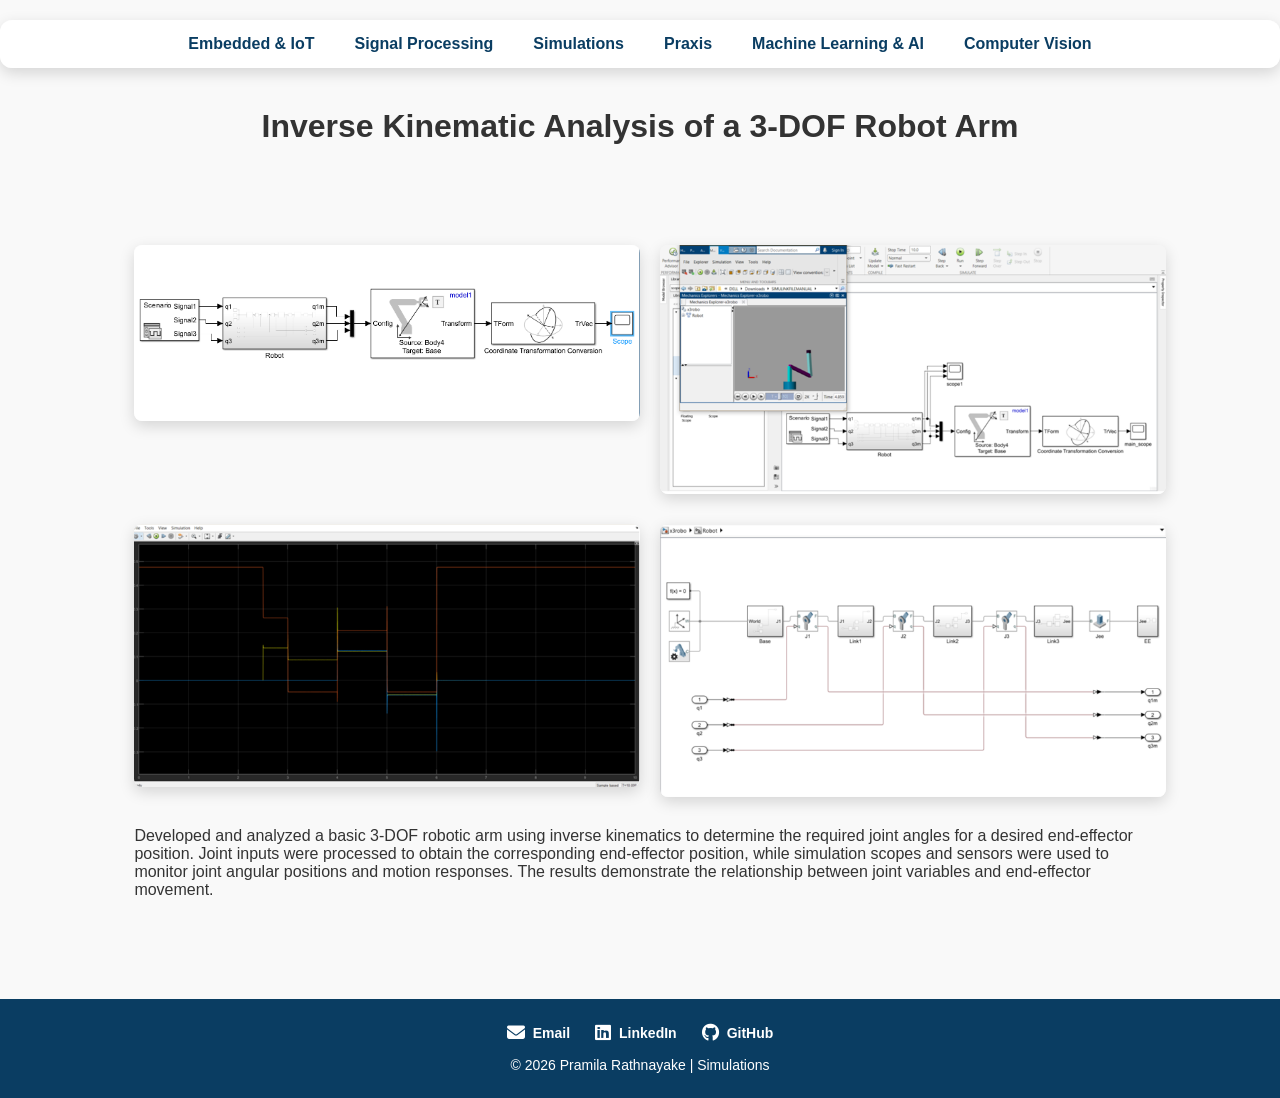
<file: simulations.html>
<!DOCTYPE html>
<html lang="en">

<head>
  <meta charset="UTF-8">
  <meta name="viewport" content="width=device-width, initial-scale=1.0">
  <title>Inverse Kinematic Analysis of a 3-DOF Robot Arm | Pramila Rathnayake</title>
  <link rel="stylesheet" href="style.css">
  <!-- Font Awesome for icons -->
  <link rel="stylesheet" href="https://cdnjs.cloudflare.com/ajax/libs/font-awesome/6.5.0/css/all.min.css">
</head>

<body class="project-page">

  <!-- ===== Navigation ===== -->
  <div class="project-nav-box">
    <a href="project.html" class="project-nav-link">Embedded & IoT</a>
    <a href="processing.html" class="project-nav-link">Signal Processing</a>
    <a href="simulations.html" class="project-nav-link">Simulations</a>
    <a href="praxis.html" class="project-nav-link">Praxis</a>
    <a href="ml.html" class="project-nav-link">Machine Learning & AI</a>
    <a href="computer.html" class="project-nav-link">Computer Vision</a>
  </div>

  <!-- ===== Header ===== -->
  <header class="project-header">
    <h1>Inverse Kinematic Analysis of a 3-DOF Robot Arm</h1>
  </header>

  <!-- ===== Article Content ===== -->
  <main class="article-content">

    <!-- Image pairs -->
    <div class="image-row">
      <img src="kinematics.PNG" alt="Parkinson’s Project Image 1">
      <img src="3DModel.png" alt="Parkinson’s Project Image 2">
    </div>

    <div class="image-row">
      <img src="Scope.png" alt="Parkinson’s Project Image 3">
      <img src="Picture5.png" alt="Parkinson’s Project Image 2">
    </div>


    <!-- Description -->
    <article>
      <p>
       Developed and analyzed a basic 3-DOF robotic arm using inverse kinematics to determine the required joint angles for a desired end-effector position. Joint inputs were processed to obtain the corresponding end-effector position, while simulation scopes and sensors were used to monitor joint angular positions and motion responses. The results demonstrate the relationship between joint variables and end-effector movement.
    </article>

 </main>

  <!-- ===== Footer ===== -->
  <footer>
    <div class="footer-buttons">
      <a href="mailto:pramilarathnayaka123@gmail.com" class="footer-btn">
        <i class="fas fa-envelope"></i> Email
      </a>
      <a href="https://www.linkedin.com/in/pramila-rathnayake" target="_blank" class="footer-btn">
        <i class="fab fa-linkedin"></i> LinkedIn
      </a>
      <a href="https://github.com/Pramilas123" target="_blank" class="footer-btn">
        <i class="fab fa-github"></i> GitHub
      </a>
    </div>
    <p>© 2026 Pramila Rathnayake | Simulations</p>
  </footer>

</body>
</html>
</file>
<file: style.css>
/* ===== Global Reset ===== */
* {
  margin: 0;
  padding: 0;
  box-sizing: border-box;
  font-family: "Segoe UI", Arial, sans-serif;
}

body {
  background: #f4f7fb;
  color: #333;
  min-height: 100vh;
}

/* ===== HEADER HERO SECTION ===== */
.hero-header {
  height: 100vh;
  background-image: url("slide2.jpeg");
  background-size: cover;
  background-position: center;
  position: relative;
}

.hero-overlay {
  width: 100%;
  height: 100%;
  background: rgba(0,0,40,0.6);
  display: flex;
  justify-content: center;
  align-items: center;
  text-align: center;
}

.hero-content {
  color: white;
  padding: 20px;
}

.profile-photo {
  width: 180px;
  height: 180px;
  border-radius: 50%;
  object-fit: cover;
  border: 4px solid white;
  margin-bottom: 25px;
}

.hero-title {
  font-size: 64px;
  font-weight: 800;
  margin-bottom: 15px;
}

.hero-subtitle {
  font-size: 22px;
  letter-spacing: 2px;
  opacity: 0.9;
}

/* ===== MAIN CONTENT ===== */
main {
  padding: 60px 8%;
}

section {
  max-width: 950px;
  margin: 40px auto;
  background: white;
  padding: 35px;
  border-radius: 16px;
  box-shadow: 0 5px 15px rgba(0,0,0,0.08);
  transition: 0.3s ease;
}

section:hover {
  transform: translateY(-6px);
  box-shadow: 0 8px 25px rgba(0,0,0,0.12);
}

h2 {
  color: #0a3d62;
  margin-bottom: 15px;
  border-left: 5px solid #0a3d62;
  padding-left: 10px;
}

/* ===== About Section ===== */
.about-section {
  background: linear-gradient(135deg, #f3e8ff, #e0d7ff);
  border-left: 5px solid #7b2cbf;
  padding: 35px;
  border-radius: 16px;
  box-shadow: 0 5px 15px rgba(0,0,0,0.08);
  text-align: left;
}

.about-section h2 {
  display: flex;
  align-items: center;
  gap: 10px;
  color: #7b2cbf;
}

/* ===== Projects Section ===== */
.projects-section {
  background: linear-gradient(135deg, #e6ffe6, #d9ffd9);
  border-left: 5px solid #2d6a4f;
  padding: 35px;
  border-radius: 16px;
  box-shadow: 0 5px 15px rgba(0,0,0,0.08);
  text-align: left;
}

.projects-section h2 {
  display: flex;
  align-items: center;
  gap: 10px;
  color: #2d6a4f;
}

/* ===== Publications Section ===== */
.publications-section {
  background: #e6f4ff;
  border-left: 5px solid #0a3d62;
  padding: 35px;
  border-radius: 16px;
  box-shadow: 0 5px 15px rgba(0,0,0,0.08);
  text-align: left;
}

.publications-section h2 {
  display: flex;
  align-items: center;
  gap: 10px;
  color: #0a3d62;
}

.pub-icon {
  font-size: 24px;
}

.pub-link {
  color: #0a3d62;
  font-weight: 600;
  text-decoration: none;
  transition: 0.3s ease;
}

.pub-link:hover {
  text-decoration: underline;
  color: #111;
}

/* ===== Certifications Section ===== */
.certifications-section {
  background: linear-gradient(135deg, #ffe6f0, #ffd9e6);
  border-left: 5px solid #b83265;
  padding: 35px;
  border-radius: 16px;
  box-shadow: 0 5px 15px rgba(0,0,0,0.08);
  text-align: left;
}

.certifications-section h2 {
  display: flex;
  align-items: center;
  gap: 10px;
  color: #b83265;
}

.cert-icon {
  font-size: 24px;
}

.cert-link {
  color: #b83265;
  font-weight: 600;
  text-decoration: none;
  transition: 0.3s ease;
}

.cert-link:hover {
  text-decoration: underline;
  color: #111;
}

/* ===== Timeline Ladder (Certifications Page) ===== */
.header-triangle {
  width: 0;
  height: 0;
  border-left: 150px solid transparent;
  border-right: 150px solid transparent;
  border-bottom: 80px solid #b83265;
  margin: 0 auto 40px auto;
  position: relative;
}

.header-triangle h2 {
  position: absolute;
  top: 20px;
  left: 50%;
  transform: translateX(-50%);
  color: white;
  font-weight: bold;
  font-size: 20px;
}

.timeline {
  position: relative;
  max-width: 900px;
  margin: 0 auto;
}

.timeline-item {
  display: flex;
  justify-content: flex-start;
  margin: 40px 0;
  width: 100%;
}

.timeline-item.right {
  justify-content: flex-end;
}

.timeline-content {
  background: #ffe6f0;
  padding: 20px;
  border-radius: 12px;
  width: 45%;
  position: relative;
  box-shadow: 0 5px 15px rgba(0,0,0,0.08);
}

.timeline-content h3 {
  margin-bottom: 5px;
  color: #b83265;
}

.timeline-content h4 {
  margin-bottom: 10px;
  color: #333;
}

.timeline-content img {
  margin: 10px 0;
  max-width: 100%;
  border-radius: 8px;
  border: 2px solid #b83265;
}

.timeline-content p {
  font-size: 14px;
  line-height: 1.5;
}

/* ===== Footer ===== */
footer {
  text-align: center;
  padding: 20px;
  background: #0a3d62;
  color: white;
  font-size: 14px;
}

/* ===== Reveal Animation ===== */
.reveal {
  opacity: 0;
  transform: translateY(40px);
  transition: all 0.8s ease;
}

.reveal.active {
  opacity: 1;
  transform: translateY(0);
}

/* ===== Responsive ===== */
@media(max-width:768px) {
  .hero-title { font-size: 40px; }
  .hero-subtitle { font-size: 18px; }
  .profile-photo { width: 140px; height: 140px; }
  main { padding: 40px 5%; }
}
/* ===== Home Page Background ===== */
body.home-page {
  background: linear-gradient(135deg, #f9f9f9, #e6f0ff); /* soft gray to very light blue */
  background-size: 200% 200%;
  animation: softGlow 12s ease-in-out infinite; /* gentle shifting */
  color: #333;
}

/* Gentle gradient animation */
@keyframes softGlow {
  0% { background-position: 0% 50%; }
  50% { background-position: 100% 50%; }
  100% { background-position: 0% 50%; }
}

/* ===== Project Page ===== */
.project-page {
  background: #f9f9f9;
  color: #333;
}

.project-nav-box {
  background: rgba(255, 255, 255, 0.95);
  padding: 15px 30px;
  border-radius: 12px;
  box-shadow: 0 5px 15px rgba(0,0,0,0.15);
  display: flex;
  justify-content: center;
  gap: 40px;
  margin: 20px auto;
  width: 100%;          /* make it span full width */
  max-width: none;      /* remove the limit */
}


.project-nav-link {
  text-decoration: none;
  font-weight: 600;
  color: #0a3d62;
  transition: 0.3s ease;
}

.project-nav-link:hover {
  color: #b83265;
  text-decoration: underline;
}

/* Header Image */
.project-header {
  text-align: center;
  margin-top: 20px;
}

.project-bg {
  width: 100%;
  height: 400px;
  object-fit: cover;
  border-radius: 8px;
}

/* Row layout for image + description */
.project-row {
  display: flex;
  justify-content: center;   /* center the whole row */
  align-items: flex-start;
  gap: 40px;                 /* space between image and text */
  margin-bottom: 30px;
}

/* Centered image */
.project-image {
  display: flex;
  justify-content: center;
  flex: 0 0 auto;            /* fixed size, doesn’t stretch */
}

.project-image img {
  width: 400px;              /* medium size */
  height: auto;
  border-radius: 12px;
  box-shadow: 0 5px 15px rgba(0,0,0,0.15);
}

/* Description styling */
.project-description {
  flex: 1;                 /* let text expand to fill remaining space */
  max-width: 100%;         /* remove the 600px cap */
  font-size: 1.2rem;       /* slightly larger text */
  line-height: 1.8;
  text-align: justify;
  padding-right: 20px;     /* optional spacing from the edge */
}

.project-description h2 {
  color: #0a3d62;
  margin-bottom: 20px;
  font-size: 1.8rem;       /* larger heading to match wider layout */
}


/* Centered video */
.project-video {
  text-align: center;
  margin: 40px 0;
}



.article-content {
  max-width: 95%;       /* use most of the page width */
  margin: 40px auto;
}

.image-row {
  display: flex;
  justify-content: space-between; /* push images to left and right edges */
  align-items: flex-start;        /* align to the same baseline */
  gap: 20px;
  margin-bottom: 30px;
}

.image-row img {
  flex: 1;              /* each image takes equal space */
  max-width: 50%;       /* medium size, not full width */
  height: auto;
  border-radius: 8px;
  box-shadow: 0 5px 15px rgba(0,0,0,0.15);
}

.project-description {
  font-size: 1.1rem;    /* slightly larger text */
  line-height: 1.7;
  margin-top: 40px;
  text-align: justify;
}

.project-description h2 {
  color: #0a3d62;
  margin-bottom: 20px;
  font-size: 1.6rem;
}

.article-video {
  margin: 50px 0;
  text-align: center;
}




/* ===== Footer ===== */
footer {
  margin-top: auto;           /* pushes footer to bottom */
  text-align: center;
  padding: 25px 20px;
  background: #0a3d62;        /* dark blue footer */
  color: white;
  font-size: 14px;
  width: 100%;
  box-sizing: border-box;
}

/* Footer Buttons */
.footer-buttons {
  display: flex;
  justify-content: center;
  gap: 25px;
  margin-bottom: 15px;
}

.footer-btn {
  text-decoration: none;
  color: white;               /* make text white */
  font-weight: 600;
  display: flex;
  align-items: center;
  gap: 8px;
  transition: 0.3s ease;
}

.footer-btn i {
  font-size: 18px;
  color: white;               /* make icon white */
}

.footer-btn:hover {
  color: #ffe082;             /* soft yellow hover */
}

footer p {
  margin-top: 10px;
}

/* Flexbox layout for project pages */
body.project-page {
  display: flex;
  flex-direction: column;
  min-height: 100vh;          /* full viewport height */
}

main {
  flex: 1;                    /* main grows to fill space */
}
</file>
